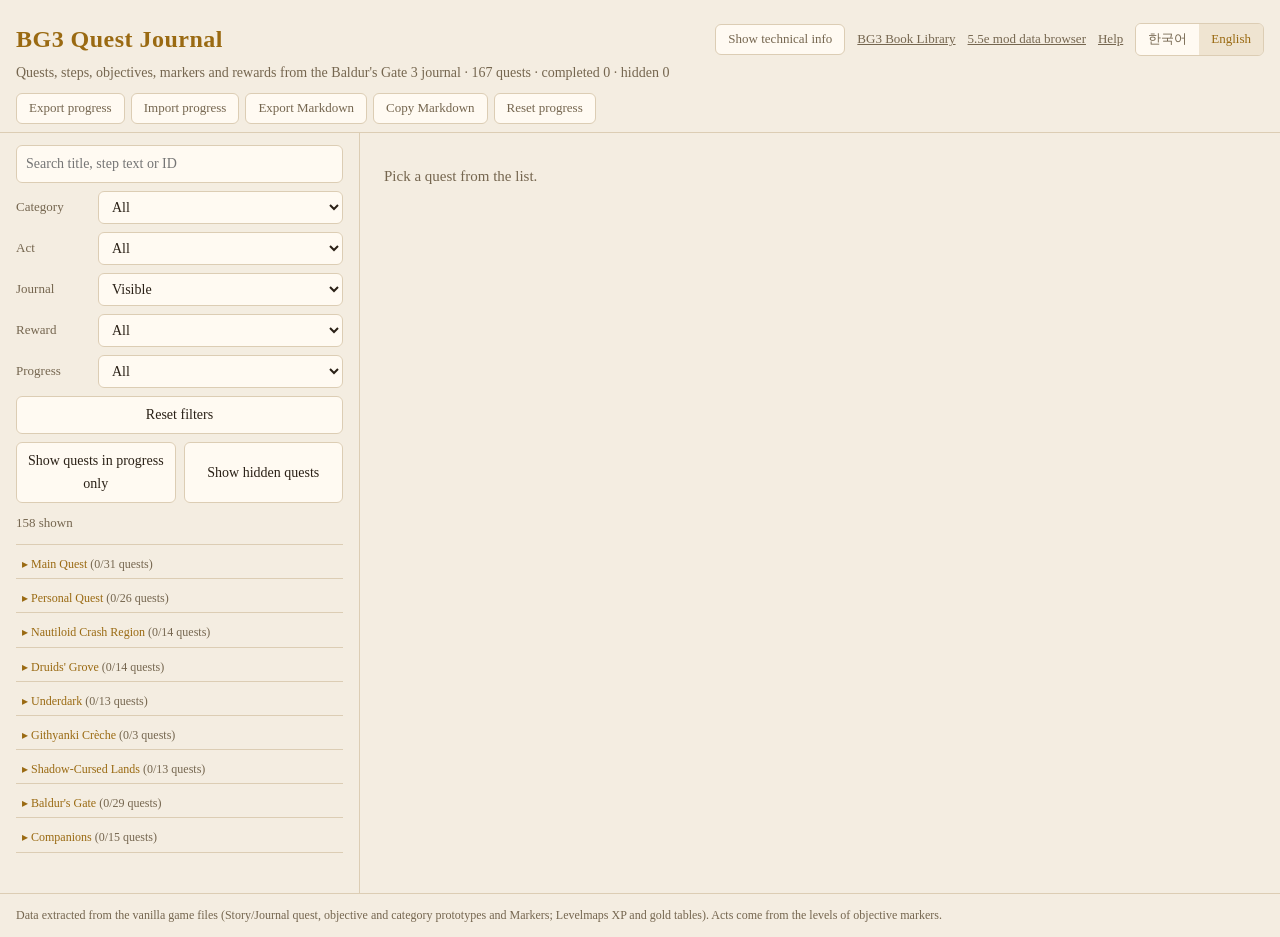
<file: docs/index.html>
<!doctype html>
<html lang="ko">
<head>
<!-- Google tag (gtag.js) -->
<script async src="https://www.googletagmanager.com/gtag/js?id=G-4J771SG6T0"></script>
<script>
  window.dataLayer = window.dataLayer || [];
  function gtag(){dataLayer.push(arguments);}
  gtag('js', new Date());

  gtag('config', 'G-4J771SG6T0');
</script>
<meta charset="utf-8">
<meta name="viewport" content="width=device-width, initial-scale=1">
<title>BG3 퀘스트 일지 · BG3 Quest Journal</title>
<link rel="icon" type="image/png" href="assets/favicon.png">
<link rel="apple-touch-icon" href="assets/apple-touch-icon.png">
<link rel="manifest" href="manifest.webmanifest">
<meta name="theme-color" content="#15110d">
<script src="pwa.js" defer></script>
<link rel="stylesheet" href="style.css">
</head>
<body>
<header>
  <div class="head-row">
    <h1 data-i18n="title">BG3 퀘스트 일지</h1>
    <div class="head-tools"><button id="tech" type="button" class="tech-btn"></button>
    <a class="help-link" href="https://yoonmoonsik.github.io/bg3book/" data-i18n="site_book"></a>
    <a class="help-link" href="https://yoonmoonsik.github.io/bg3dnd/" data-i18n="site_dnd"></a>
    <a id="help" class="help-link" href="help.html" data-i18n="help"></a>
    <div class="ui-lang" role="group" aria-label="Language">
      <button type="button" data-ui="ko">한국어</button><button type="button" data-ui="en">English</button>
    </div></div>
  </div>
  <p class="sub"><span data-i18n="sub"></span> <span id="total"></span></p>
  <div class="io-tools"><button id="export" type="button" class="tech-btn" data-i18n="export"></button><button id="import" type="button" class="tech-btn" data-i18n="import"></button><button id="export-md" type="button" class="tech-btn" data-i18n="exportMd"></button><button id="copy-md" type="button" class="tech-btn" data-i18n="copyMd"></button><button id="reset-marks" type="button" class="tech-btn" data-i18n="resetMarks"></button><button id="restore" type="button" class="tech-btn" data-i18n="restore" hidden></button></div>
</header>
<div class="layout">
  <aside class="filters">
    <input id="q" type="search" autocomplete="off">
    <label><span data-i18n="f-c"></span> <select id="f-c"></select></label>
    <label><span data-i18n="f-ac"></span> <select id="f-ac"></select></label>
    <label><span data-i18n="f-v"></span> <select id="f-v"></select></label>
    <label><span data-i18n="f-rw"></span> <select id="f-rw"></select></label>
    <label><span data-i18n="f-st"></span> <select id="f-st"></select></label>
    <button id="reset" type="button" data-i18n="reset"></button>
    <div class="mark-tools"><button id="in-prog" type="button"></button><button id="show-hid" type="button"></button></div>
    <input id="import-file" type="file" accept=".json,application/json" hidden>
    <p class="count" id="count"></p>
    <ul id="list"></ul>
  </aside>
  <main id="detail"></main>
</div>
<footer data-i18n="footer"></footer>
<script src="app.js"></script>
</body>
</html>
</file>
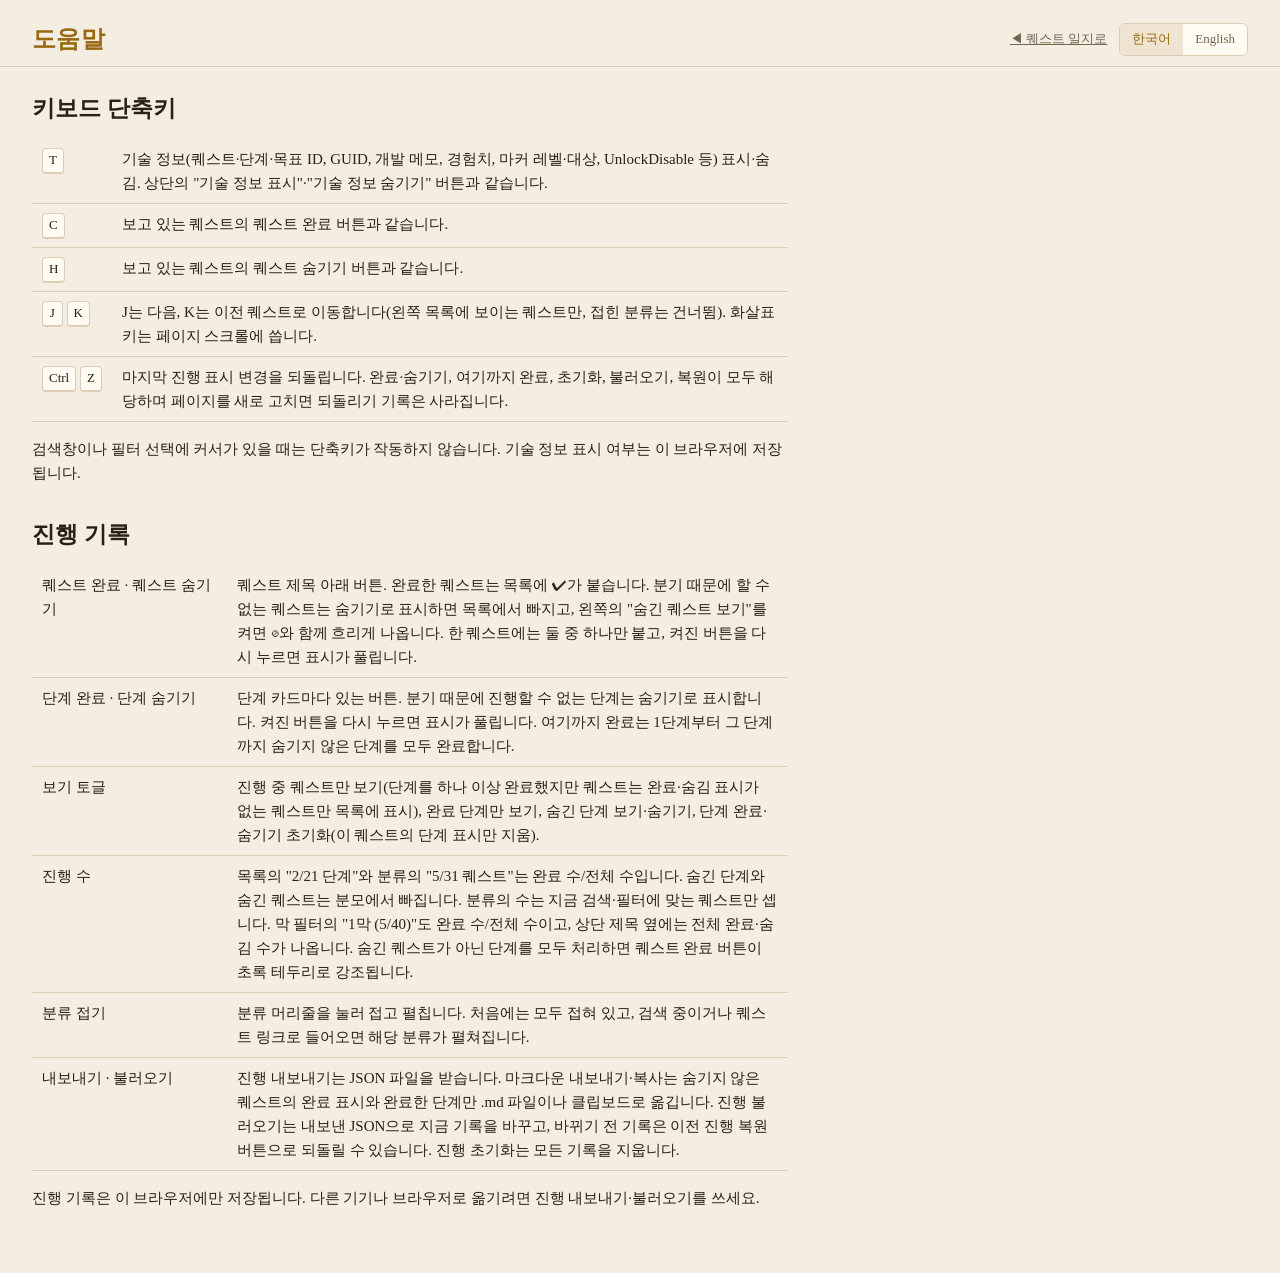
<file: docs/help.html>
<!doctype html>
<html lang="ko">
<head>
<!-- Google tag (gtag.js) -->
<script async src="https://www.googletagmanager.com/gtag/js?id=G-4J771SG6T0"></script>
<script>
  window.dataLayer = window.dataLayer || [];
  function gtag(){dataLayer.push(arguments);}
  gtag('js', new Date());

  gtag('config', 'G-4J771SG6T0');
</script>
<meta charset="utf-8">
<meta name="viewport" content="width=device-width, initial-scale=1">
<title>도움말 · BG3 퀘스트 일지</title>
<link rel="icon" type="image/png" href="assets/favicon.png">
<link rel="apple-touch-icon" href="assets/apple-touch-icon.png">
<link rel="manifest" href="manifest.webmanifest">
<meta name="theme-color" content="#15110d">
<script src="pwa.js" defer></script>
<link rel="stylesheet" href="style.css">
</head>
<body class="help-page">
<header>
  <div class="head-row">
    <h1 data-t="title"></h1>
    <div class="head-tools"><a id="back" class="help-link" href="index.html" data-t="back"></a>
    <div class="ui-lang" role="group" aria-label="Language">
      <button type="button" data-ui="ko">한국어</button><button type="button" data-ui="en">English</button>
    </div></div>
  </div>
</header>
<main class="help">
  <h2 data-t="keys"></h2>
  <table>
    <tbody>
      <tr><td><kbd>T</kbd></td><td data-t="t"></td></tr>
      <tr><td><kbd>C</kbd></td><td data-t="c"></td></tr>
      <tr><td><kbd>H</kbd></td><td data-t="h"></td></tr>
      <tr><td><kbd>J</kbd> <kbd>K</kbd></td><td data-t="ud"></td></tr>
      <tr><td><kbd>Ctrl</kbd> <kbd>Z</kbd></td><td data-t="z"></td></tr>
    </tbody>
  </table>
  <p data-t="note"></p>
  <h2 data-t="prog"></h2>
  <table class="prog-table">
    <tbody>
      <tr><td data-t="p_quest_k"></td><td data-t="p_quest"></td></tr>
      <tr><td data-t="p_step_k"></td><td data-t="p_step"></td></tr>
      <tr><td data-t="p_view_k"></td><td data-t="p_view"></td></tr>
      <tr><td data-t="p_count_k"></td><td data-t="p_count"></td></tr>
      <tr><td data-t="p_list_k"></td><td data-t="p_list"></td></tr>
      <tr><td data-t="p_file_k"></td><td data-t="p_file"></td></tr>
    </tbody>
  </table>
  <p data-t="p_note"></p>
</main>
<script>
const T = {
  ko: {
    title: "도움말", back: "◀ 퀘스트 일지로", keys: "키보드 단축키",
    c: "보고 있는 퀘스트의 퀘스트 완료 버튼과 같습니다.", h: "보고 있는 퀘스트의 퀘스트 숨기기 버튼과 같습니다.",
    ud: "J는 다음, K는 이전 퀘스트로 이동합니다(왼쪽 목록에 보이는 퀘스트만, 접힌 분류는 건너뜀). 화살표 키는 페이지 스크롤에 씁니다.",
    z: "마지막 진행 표시 변경을 되돌립니다. 완료·숨기기, 여기까지 완료, 초기화, 불러오기, 복원이 모두 해당하며 페이지를 새로 고치면 되돌리기 기록은 사라집니다.",
    t: "기술 정보(퀘스트·단계·목표 ID, GUID, 개발 메모, 경험치, 마커 레벨·대상, UnlockDisable 등) 표시·숨김. 상단의 \"기술 정보 표시\"·\"기술 정보 숨기기\" 버튼과 같습니다.",
    note: "검색창이나 필터 선택에 커서가 있을 때는 단축키가 작동하지 않습니다. 기술 정보 표시 여부는 이 브라우저에 저장됩니다.",
    doc: "도움말 · BG3 퀘스트 일지",
    prog: "진행 기록",
    p_quest_k: "퀘스트 완료 · 퀘스트 숨기기", p_quest: "퀘스트 제목 아래 버튼. 완료한 퀘스트는 목록에 ✔가 붙습니다. 분기 때문에 할 수 없는 퀘스트는 숨기기로 표시하면 목록에서 빠지고, 왼쪽의 \"숨긴 퀘스트 보기\"를 켜면 ⊘와 함께 흐리게 나옵니다. 한 퀘스트에는 둘 중 하나만 붙고, 켜진 버튼을 다시 누르면 표시가 풀립니다.",
    p_step_k: "단계 완료 · 단계 숨기기", p_step: "단계 카드마다 있는 버튼. 분기 때문에 진행할 수 없는 단계는 숨기기로 표시합니다. 켜진 버튼을 다시 누르면 표시가 풀립니다. 여기까지 완료는 1단계부터 그 단계까지 숨기지 않은 단계를 모두 완료합니다.",
    p_view_k: "보기 토글", p_view: "진행 중 퀘스트만 보기(단계를 하나 이상 완료했지만 퀘스트는 완료·숨김 표시가 없는 퀘스트만 목록에 표시), 완료 단계만 보기, 숨긴 단계 보기·숨기기, 단계 완료·숨기기 초기화(이 퀘스트의 단계 표시만 지움).",
    p_count_k: "진행 수", p_count: "목록의 \"2/21 단계\"와 분류의 \"5/31 퀘스트\"는 완료 수/전체 수입니다. 숨긴 단계와 숨긴 퀘스트는 분모에서 빠집니다. 분류의 수는 지금 검색·필터에 맞는 퀘스트만 셉니다. 막 필터의 \"1막 (5/40)\"도 완료 수/전체 수이고, 상단 제목 옆에는 전체 완료·숨김 수가 나옵니다. 숨긴 퀘스트가 아닌 단계를 모두 처리하면 퀘스트 완료 버튼이 초록 테두리로 강조됩니다.",
    p_list_k: "분류 접기", p_list: "분류 머리줄을 눌러 접고 펼칩니다. 처음에는 모두 접혀 있고, 검색 중이거나 퀘스트 링크로 들어오면 해당 분류가 펼쳐집니다.",
    p_file_k: "내보내기 · 불러오기", p_file: "진행 내보내기는 JSON 파일을 받습니다. 마크다운 내보내기·복사는 숨기지 않은 퀘스트의 완료 표시와 완료한 단계만 .md 파일이나 클립보드로 옮깁니다. 진행 불러오기는 내보낸 JSON으로 지금 기록을 바꾸고, 바뀌기 전 기록은 이전 진행 복원 버튼으로 되돌릴 수 있습니다. 진행 초기화는 모든 기록을 지웁니다.",
    p_note: "진행 기록은 이 브라우저에만 저장됩니다. 다른 기기나 브라우저로 옮기려면 진행 내보내기·불러오기를 쓰세요.",
  },
  en: {
    title: "Help", back: "◀ Back to the quest journal", keys: "Keyboard shortcuts",
    c: "Same as the Complete quest button of the quest you are reading.", h: "Same as the Hide quest button of the quest you are reading.",
    ud: "J moves to the next quest and K to the previous one (only quests shown in the list; folded categories are skipped). Arrow keys keep scrolling the page.",
    z: "Undo the last progress change: complete, hide, complete up to here, clears, import and restore. The undo history is lost when the page reloads.",
    t: "Show / hide technical info (quest, step and objective IDs, GUIDs, dev comments, experience, marker levels and targets, UnlockDisable and so on). Same as the \"Show technical info\" / \"Hide technical info\" button at the top.",
    note: "Shortcuts are off while the search box or a filter has focus. The technical info setting is saved in this browser.",
    doc: "Help · BG3 Quest Journal",
    prog: "Progress tracking",
    p_quest_k: "Complete quest · Hide quest", p_quest: "Buttons under the quest title. Completed quests get a ✔ in the list. Hide quests your playthrough's branch can never reach: they leave the list, and \"Show hidden quests\" on the left brings them back dimmed with ⊘. A quest has at most one of the two marks; click an active button again to clear it.",
    p_step_k: "Complete step · Hide step", p_step: "Buttons on each step card. Hide steps your playthrough's branch can never reach. Click an active button again to clear it. Complete up to here completes every step from step 1 to that one, except hidden steps.",
    p_view_k: "View toggles", p_view: "Show quests in progress only (quests with at least one completed step and no completed or hidden mark on the quest itself), Show completed steps only, show or hide hidden steps, and clear step marks (only this quest's step marks).",
    p_count_k: "Progress counts", p_count: "\"2/21 steps\" in the list and \"5/31 quests\" on a category are completed/total. Hidden steps and hidden quests are left out of the total. Category counts only include quests that match the current search and filters. Act filter options such as \"Act 1 (5/40)\" are completed/total too, and the header shows overall completed and hidden counts. When every step that isn't hidden is completed, the Complete quest button gets a green outline.",
    p_list_k: "Category folding", p_list: "Click a category header to fold or unfold it. All start folded; a search or a quest link opens the matching categories.",
    p_file_k: "Export · Import", p_file: "Export progress saves JSON. Export and Copy Markdown give a .md file or clipboard text with completed marks and completed steps of quests that are not hidden. Import progress replaces your current marks with an exported JSON file; Restore previous progress brings back what the import replaced. Reset progress clears everything.",
    p_note: "Progress is saved only in this browser. Use export and import to move it to another device or browser.",
  },
};
let ui = new URLSearchParams(location.search).get("lang");
if (!T[ui]) { try { ui = localStorage.getItem("ui"); } catch (e) { /* storage blocked */ } }
if (!T[ui]) ui = "ko";
function applyUi() {
  document.documentElement.lang = ui;
  document.title = T[ui].doc;
  document.querySelectorAll("[data-t]").forEach((el) => (el.textContent = T[ui][el.dataset.t]));
  document.querySelectorAll("[data-ui]").forEach((b) => b.classList.toggle("on", b.dataset.ui === ui));
  document.getElementById("back").href = "index.html?lang=" + ui;
}
document.querySelectorAll("[data-ui]").forEach((b) => b.addEventListener("click", () => {
  ui = b.dataset.ui;
  try { localStorage.setItem("ui", ui); } catch (e) { /* storage blocked */ }
  applyUi();
}));
applyUi();
</script>
</body>
</html>
</file>
<file: docs/style.css>
:root {
  --bg: #15110d; --panel: #1f1914; --line: #3a2f25; --text: #e8dcc8; --muted: #a8977f;
  --accent: #d4a24c; --chip: #2c241c;
}
@media (prefers-color-scheme: light) {
  :root { --bg: #f4ede1; --panel: #fffaf2; --line: #dccdb4; --text: #2a2016; --muted: #75664f; --accent: #9a6a12; --chip: #efe4d1; }
}
* { box-sizing: border-box; }
body { margin: 0; background: var(--bg); color: var(--text); font: 15px/1.6 "Noto Serif KR", "Malgun Gothic", serif; }
header { padding: 20px 16px 8px; border-bottom: 1px solid var(--line); }
.head-row { display: flex; align-items: center; justify-content: space-between; gap: 12px; flex-wrap: wrap; }
.ui-lang { display: flex; border: 1px solid var(--line); border-radius: 6px; overflow: hidden; }
.ui-lang button { background: var(--panel); color: var(--muted); border: 0; padding: 5px 12px; cursor: pointer; font: inherit; font-size: 13px; }
.ui-lang button.on { background: var(--chip); color: var(--accent); }
.head-tools { display: flex; align-items: center; gap: 12px; }
.help-link { color: var(--muted); font-size: 13px; }
.help-link:hover { color: var(--accent); }
.tech-btn { background: var(--panel); color: var(--muted); border: 1px solid var(--line); border-radius: 6px; padding: 4px 12px; cursor: pointer; font: inherit; font-size: 13px; }
.tech-btn.on { color: var(--accent); border-color: var(--accent); }
.notech .tech { display: none; }
.help { max-width: 820px; padding: 24px 32px 48px; }
.help h2 { margin: 32px 0 12px; }
.help h2:first-child { margin-top: 0; }
.help .prog-table td:first-child { width: 13em; }
.help table { border-collapse: collapse; width: 100%; font-size: 15px; }
.help th, .help td { text-align: left; padding: 8px 10px; border-bottom: 1px solid var(--line); vertical-align: top; }
.help kbd { display: inline-block; min-width: 1.6em; padding: 1px 6px; border: 1px solid var(--line); border-bottom-width: 2px; border-radius: 4px; background: var(--panel); font-family: inherit; font-size: 13px; text-align: center; }
h1 { margin: 0; font-size: 24px; color: var(--accent); letter-spacing: .02em; }
.sub { margin: 4px 0 0; color: var(--muted); font-size: 14px; }
.layout { display: grid; grid-template-columns: 360px 1fr; min-height: calc(100vh - 140px); }
.filters { border-right: 1px solid var(--line); padding: 12px 16px; display: flex; flex-direction: column; gap: 8px; max-height: calc(100vh - 100px); position: sticky; top: 0; }
.filters input, .filters select, .filters button { width: 100%; padding: 7px 9px; background: var(--panel); color: var(--text); border: 1px solid var(--line); border-radius: 6px; font: inherit; font-size: 14px; }
.filters label { display: grid; grid-template-columns: 76px 1fr; align-items: center; gap: 6px; font-size: 13px; color: var(--muted); }
.filters button { cursor: pointer; }
.mark-tools { display: grid; grid-template-columns: 1fr 1fr; gap: 8px; }
.io-tools { display: flex; flex-wrap: wrap; gap: 6px; margin-top: 8px; }
.io-tools [hidden] { display: none; }
#list li.done .t::before { content: "✔ "; color: #6aa84f; }
#list li.done .t, #list li.hide .t { color: var(--muted); }
#list li.hide .t::before { content: "⊘ "; }
#list li.hide { opacity: .6; }
#show-hid.on, #in-prog.on { border-color: var(--accent); color: var(--accent); }
.step .hd .marks { margin: 0 0 0 auto; }
.step .hd .marks button { padding: 0 8px; font-size: 12px; }
.step.done { border-color: #6aa84f; }
.step.hide { border-style: dashed; opacity: .6; }
.step.done .txt, .step.hide .txt { color: var(--muted); }
.marks button.done.ready { border-color: #6aa84f; box-shadow: 0 0 0 2px rgba(106, 168, 79, .35); }
a.chip.done { color: var(--muted); }
a.chip.hide { opacity: .6; }
.help-page header { padding-left: 32px; padding-right: 32px; }
.help td:has(> kbd) { white-space: nowrap; }
.marks button.done.on { border-color: #6aa84f; color: #6aa84f; }
.marks button.hide.on { border-color: var(--text); background: var(--line); color: var(--text); font-weight: bold; }
.count { margin: 2px 0; font-size: 13px; color: var(--muted); }
#list { list-style: none; margin: 0; padding: 0; overflow-y: auto; flex: 1; border-top: 1px solid var(--line); }
#list li { padding: 8px 6px; border-bottom: 1px solid var(--line); cursor: pointer; }
#list li:hover, #list li.on { background: var(--chip); }
#list li.grp { cursor: default; background: none; color: var(--accent); font-size: 12px; padding: 10px 6px 4px; }
#list li.grp { cursor: pointer; user-select: none; }
#list li.grp::before { content: "▾ "; }
#list li.grp.shut::before { content: "▸ "; }
#list li.grp span { color: var(--muted); }
#list .t { display: block; }
#list .m { display: block; font-size: 12px; color: var(--muted); white-space: nowrap; overflow: hidden; text-overflow: ellipsis; }
main { padding: 16px 24px 40px; min-width: 0; }
.empty { color: var(--muted); }
.title { margin: 0 0 2px; font-size: 22px; }
.chips { display: flex; flex-wrap: wrap; gap: 6px; margin: 8px 0; }
.chip { background: var(--chip); border: 1px solid var(--line); border-radius: 999px; padding: 1px 10px; font-size: 12px; }
.chip.cat { border-color: var(--accent); color: var(--accent); }
a.chip { color: var(--text); text-decoration: none; }
a.chip:hover { border-color: var(--accent); }
section { margin-top: 20px; }
section h3 { margin: 0 0 6px; font-size: 15px; color: var(--accent); }
.toggle { display: flex; gap: 6px; flex-wrap: wrap; margin: 4px 0 8px; }
.toggle button { background: var(--panel); color: var(--text); border: 1px solid var(--line); border-radius: 6px; padding: 3px 12px; cursor: pointer; font: inherit; font-size: 13px; }
.toggle button.on { border-color: var(--accent); color: var(--accent); }
.toggle button:disabled { opacity: .4; cursor: default; }
section h3 .prog { color: var(--muted); font-size: 13px; font-weight: normal; margin-left: 6px; }
.step { border: 1px solid var(--line); border-radius: 8px; padding: 10px 12px; margin: 8px 0; background: var(--panel); }
.step:target { border-color: var(--accent); }
.step .hd { display: flex; flex-wrap: wrap; gap: 6px 10px; align-items: baseline; font-size: 12px; color: var(--muted); margin-bottom: 4px; }
.step .hd b { color: var(--text); font-size: 13px; }
.step .txt { white-space: pre-wrap; }
.step .dev { font-size: 12px; color: var(--muted); margin-top: 4px; }
.step dl { margin-top: 6px; }
table { border-collapse: collapse; width: 100%; font-size: 13px; }
td, th { border-bottom: 1px solid var(--line); padding: 4px 6px; text-align: left; vertical-align: top; }
th { color: var(--muted); font-weight: normal; }
code { font-size: 12px; color: var(--muted); word-break: break-all; }
dl { display: grid; grid-template-columns: 130px 1fr; gap: 2px 10px; font-size: 13px; margin: 0; }
dt { color: var(--muted); }
dd { margin: 0; overflow-wrap: anywhere; }
.obj { border-left: 3px solid var(--line); padding: 4px 10px; margin: 8px 0; }
.obj .mk { font-size: 12px; color: var(--muted); }
mark { background: #f2c94c; color: #2a1d10; border-radius: 2px; padding: 0 1px; }
footer { padding: 12px 16px; border-top: 1px solid var(--line); color: var(--muted); font-size: 12px; }
@media (max-width: 820px) {
  .help { padding: 16px 16px 32px; }
  .help-page header { padding-left: 16px; padding-right: 16px; }
  .help .prog-table td:first-child { width: 8em; }
  .layout { grid-template-columns: 1fr; }
  .filters { position: static; max-height: none; border-right: 0; border-bottom: 1px solid var(--line); }
  #list { max-height: 45vh; }
  main { padding: 16px; }
  dl { grid-template-columns: 100px 1fr; }
}
</file>
